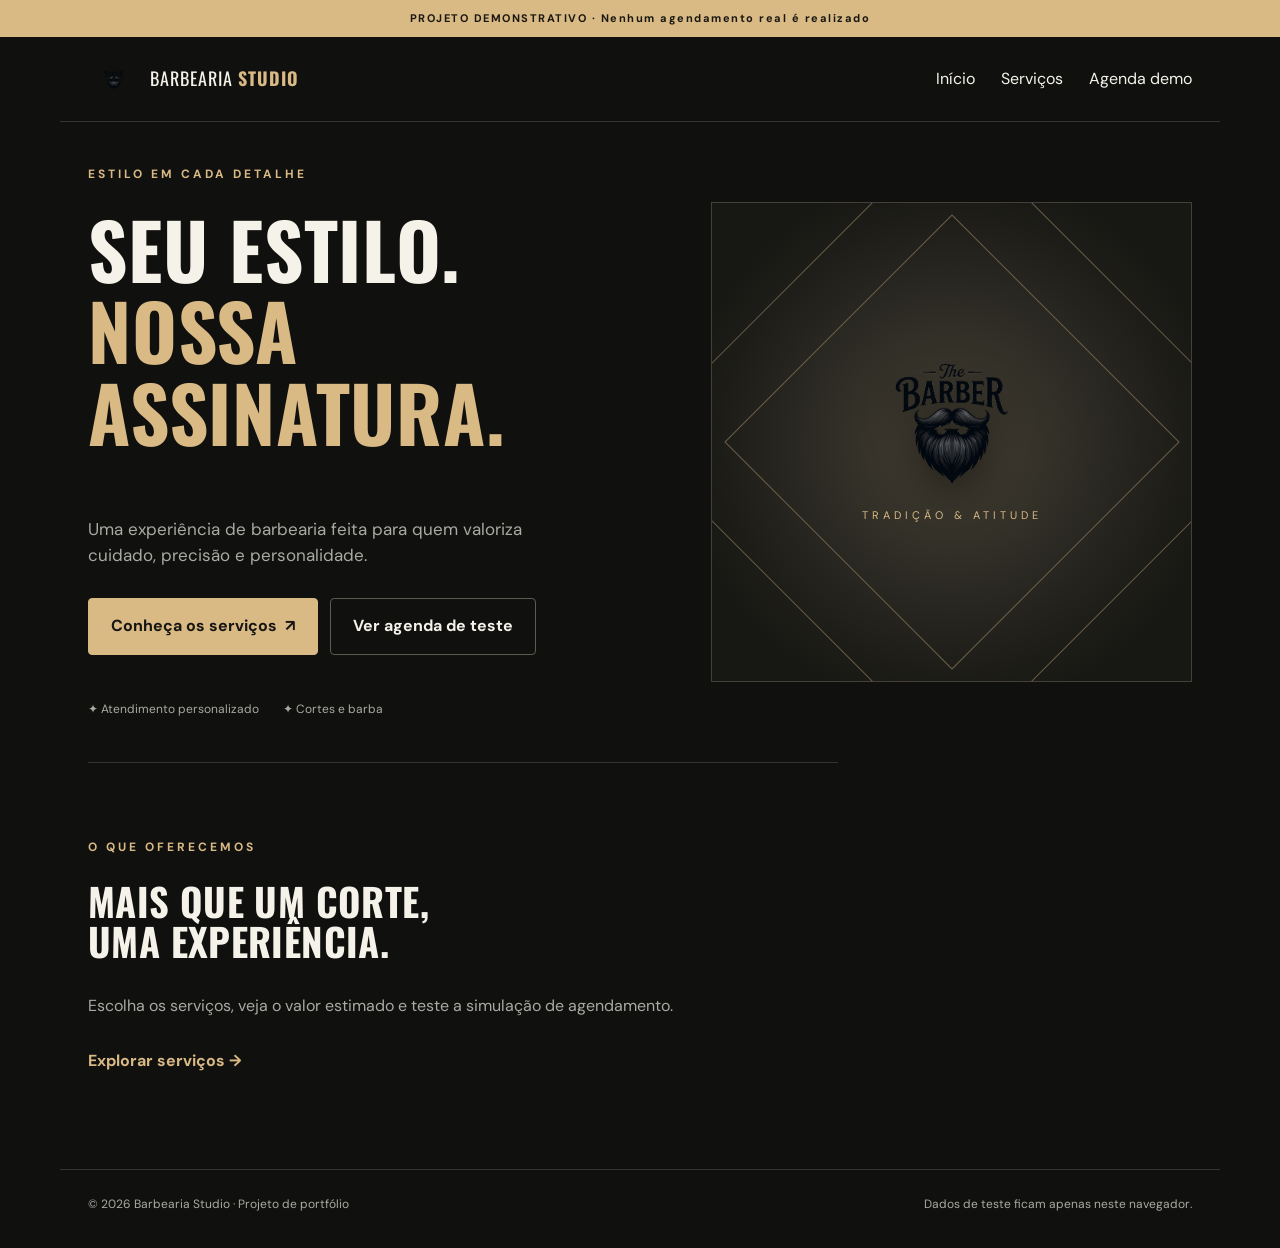
<file: index.html>
<!doctype html><html lang="pt-BR"><head><meta charset="utf-8"><meta name="viewport" content="width=device-width, initial-scale=1"><meta name="description" content="Barbearia — demonstração de interface e agendamento, projeto de portfólio."><title>Início | Barbearia Studio</title><link rel="stylesheet" href="style.css?v=20261014-2"></head><body><div class="demo-banner">PROJETO DEMONSTRATIVO · Nenhum agendamento real é realizado</div><header class="site-header"><a class="brand" href="index.html"><img src="WhatsApp_Image_2026-06-01_at_14.44.22-removebg-preview.png" alt="Logotipo da barbearia"><span>BARBEARIA <b>STUDIO</b></span></a><nav class="nav"><a href="index.html">Início</a><a href="index3.html">Serviços</a><a href="index2.html">Agenda demo</a></nav></header><main><section class="hero"><div><span class="eyebrow">ESTILO EM CADA DETALHE</span><h1>Seu estilo.<br><em>Nossa assinatura.</em></h1><p>Uma experiência de barbearia feita para quem valoriza cuidado, precisão e personalidade.</p><div class="actions"><a class="btn" href="index3.html">Conheça os serviços <span aria-hidden="true">↗</span></a><a class="btn secondary" href="index2.html">Ver agenda de teste</a></div><div class="hero-bottom"><span>✦ Atendimento personalizado</span><span>✦ Cortes e barba</span></div></div><div class="hero-art"><img src="WhatsApp_Image_2026-06-01_at_14.44.22-removebg-preview.png" alt="Identidade visual da barbearia"><span>TRADIÇÃO & ATITUDE</span></div></section><section class="intro"><span class="eyebrow">O QUE OFERECEMOS</span><h2>Mais que um corte,<br>uma experiência.</h2><p>Escolha os serviços, veja o valor estimado e teste a simulação de agendamento.</p><a class="text-link" href="index3.html">Explorar serviços →</a></section></main><footer><span>© 2026 Barbearia Studio · Projeto de portfólio</span><span>Dados de teste ficam apenas neste navegador.</span></footer><script src="script.js?v=20261014-2" defer></script></body></html>
</file>
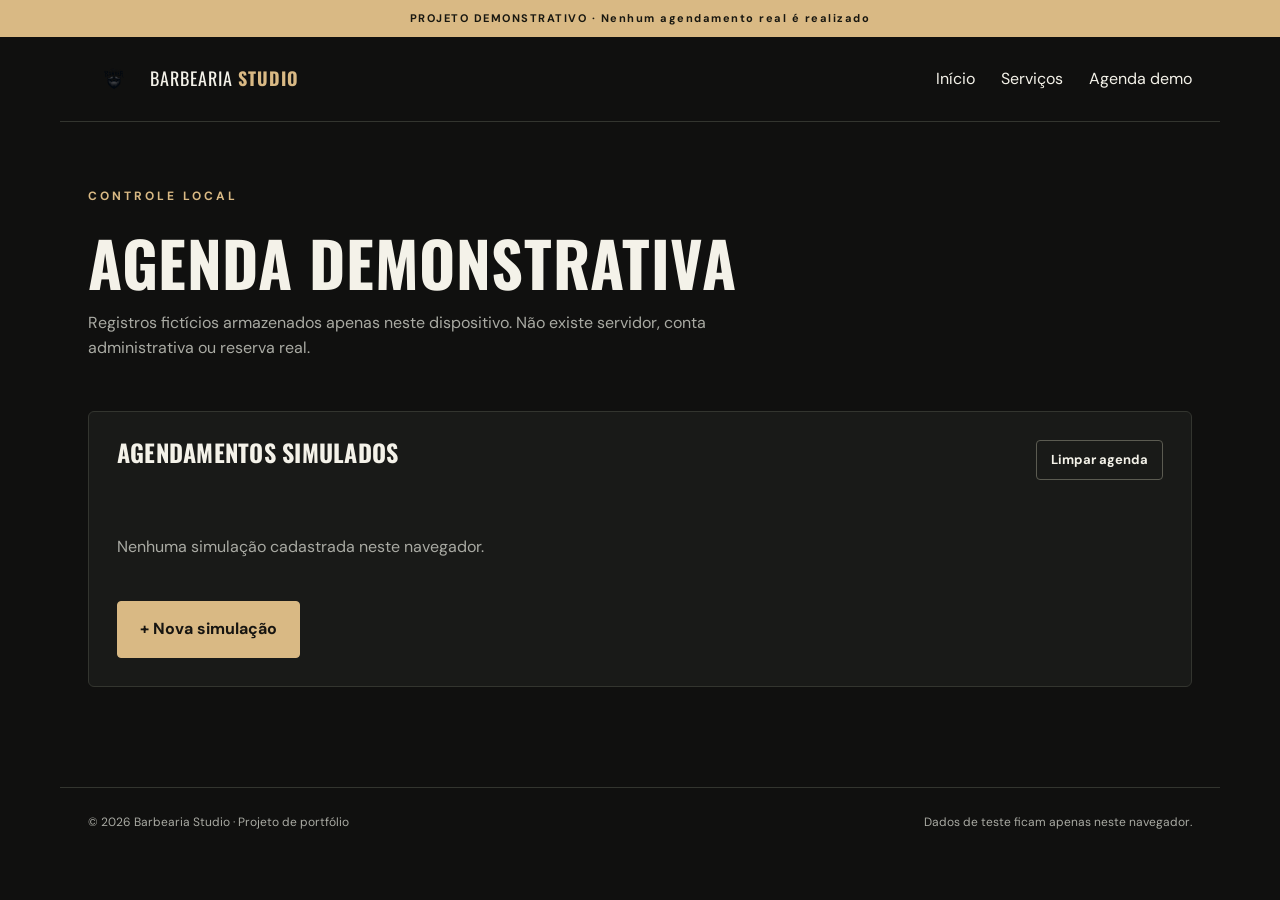
<file: index2.html>
<!doctype html><html lang="pt-BR"><head><meta charset="utf-8"><meta name="viewport" content="width=device-width, initial-scale=1"><meta name="description" content="Barbearia — demonstração de interface e agendamento, projeto de portfólio."><title>Agenda de teste | Barbearia Studio</title><link rel="stylesheet" href="style.css?v=20261014-2"></head><body><div class="demo-banner">PROJETO DEMONSTRATIVO · Nenhum agendamento real é realizado</div><header class="site-header"><a class="brand" href="index.html"><img src="WhatsApp_Image_2026-06-01_at_14.44.22-removebg-preview.png" alt="Logotipo da barbearia"><span>BARBEARIA <b>STUDIO</b></span></a><nav class="nav"><a href="index.html">Início</a><a href="index3.html">Serviços</a><a href="index2.html">Agenda demo</a></nav></header><main><section class="page-heading"><span class="eyebrow">CONTROLE LOCAL</span><h1>Agenda demonstrativa</h1><p>Registros fictícios armazenados apenas neste dispositivo. Não existe servidor, conta administrativa ou reserva real.</p></section><section class="panel agenda-panel"><div class="panel-head"><h2>Agendamentos simulados</h2><button id="limpar-agenda" class="btn secondary small" type="button">Limpar agenda</button></div><div id="lista-agendamentos" aria-live="polite"></div><a class="btn" href="index3.html">+ Nova simulação</a></section></main><footer><span>© 2026 Barbearia Studio · Projeto de portfólio</span><span>Dados de teste ficam apenas neste navegador.</span></footer><script src="script.js?v=20261014-2" defer></script></body></html>
</file>
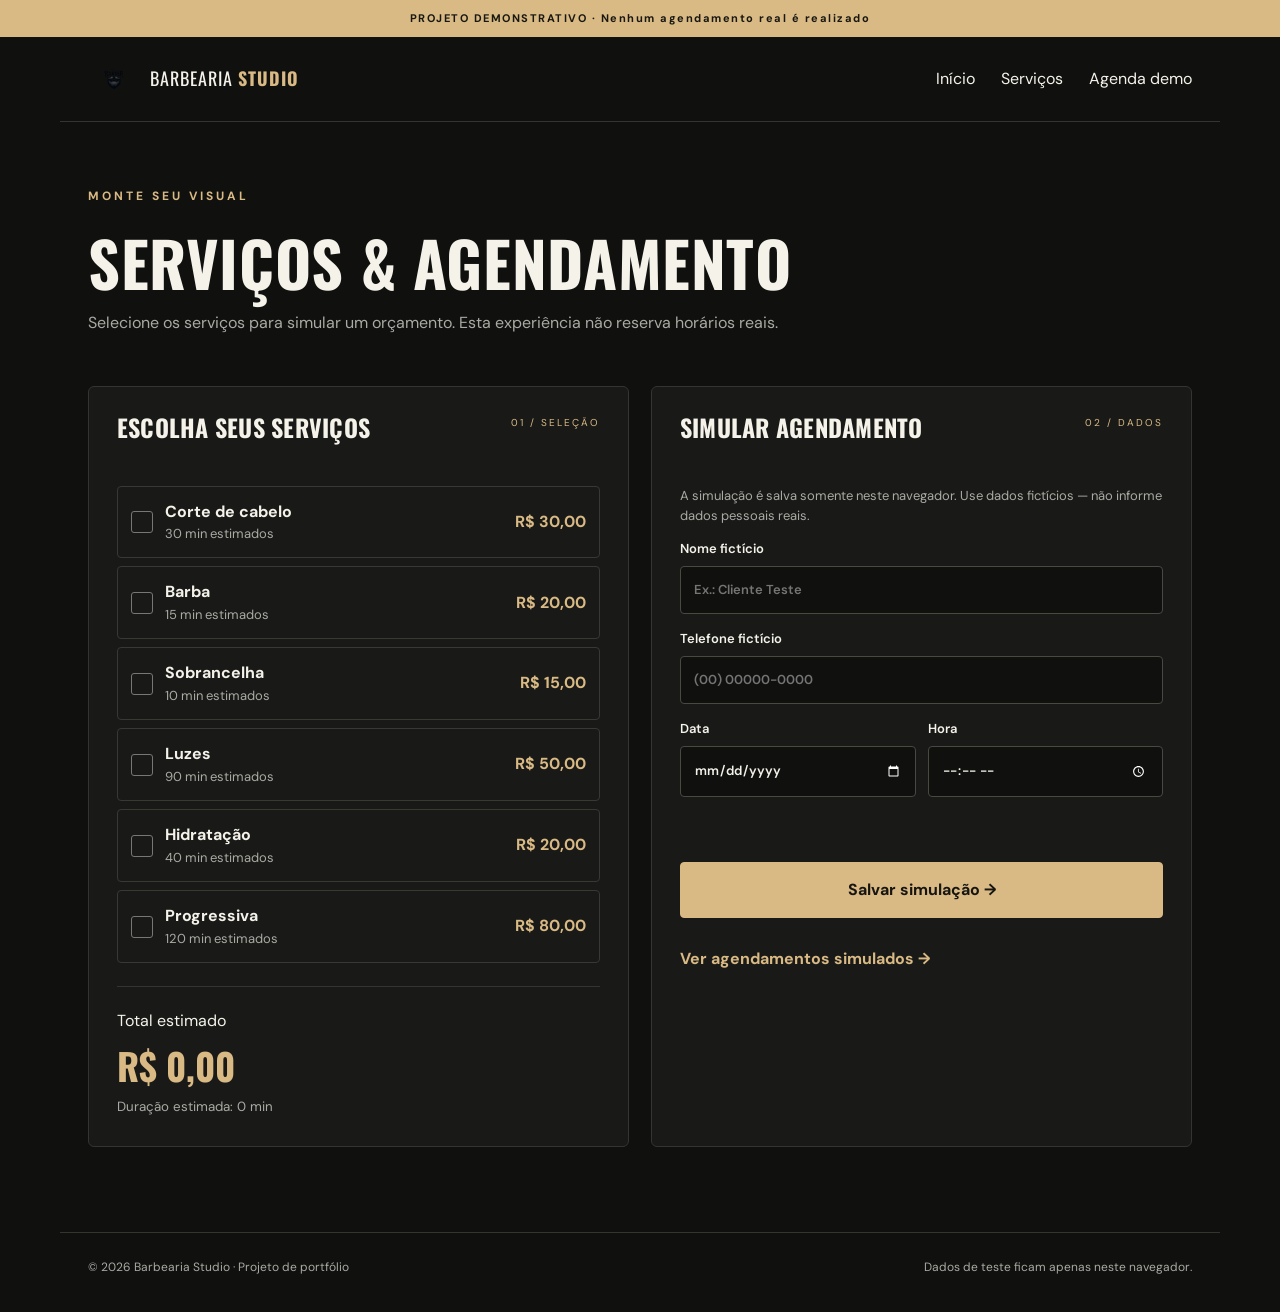
<file: index3.html>
<!doctype html><html lang="pt-BR"><head><meta charset="utf-8"><meta name="viewport" content="width=device-width, initial-scale=1"><meta name="description" content="Barbearia — demonstração de interface e agendamento, projeto de portfólio."><title>Serviços | Barbearia Studio</title><link rel="stylesheet" href="style.css?v=20261014-2"></head><body><div class="demo-banner">PROJETO DEMONSTRATIVO · Nenhum agendamento real é realizado</div><header class="site-header"><a class="brand" href="index.html"><img src="WhatsApp_Image_2026-06-01_at_14.44.22-removebg-preview.png" alt="Logotipo da barbearia"><span>BARBEARIA <b>STUDIO</b></span></a><nav class="nav"><a href="index.html">Início</a><a href="index3.html">Serviços</a><a href="index2.html">Agenda demo</a></nav></header><main><section class="page-heading"><span class="eyebrow">MONTE SEU VISUAL</span><h1>Serviços & agendamento</h1><p>Selecione os serviços para simular um orçamento. Esta experiência não reserva horários reais.</p></section><div class="columns"><section class="panel"><div class="panel-head"><h2>Escolha seus serviços</h2><span>01 / SELEÇÃO</span></div><div class="service-list"><label class="service"><input type="checkbox" class="servico-checkbox" data-preco="30" data-minutos="30" value="Corte de cabelo"><span class="service-check">✓</span><span><strong>Corte de cabelo</strong><small>30 min estimados</small></span><b>R$ 30,00</b></label><label class="service"><input type="checkbox" class="servico-checkbox" data-preco="20" data-minutos="15" value="Barba"><span class="service-check">✓</span><span><strong>Barba</strong><small>15 min estimados</small></span><b>R$ 20,00</b></label><label class="service"><input type="checkbox" class="servico-checkbox" data-preco="15" data-minutos="10" value="Sobrancelha"><span class="service-check">✓</span><span><strong>Sobrancelha</strong><small>10 min estimados</small></span><b>R$ 15,00</b></label><label class="service"><input type="checkbox" class="servico-checkbox" data-preco="50" data-minutos="90" value="Luzes"><span class="service-check">✓</span><span><strong>Luzes</strong><small>90 min estimados</small></span><b>R$ 50,00</b></label><label class="service"><input type="checkbox" class="servico-checkbox" data-preco="20" data-minutos="40" value="Hidratação"><span class="service-check">✓</span><span><strong>Hidratação</strong><small>40 min estimados</small></span><b>R$ 20,00</b></label><label class="service"><input type="checkbox" class="servico-checkbox" data-preco="80" data-minutos="120" value="Progressiva"><span class="service-check">✓</span><span><strong>Progressiva</strong><small>120 min estimados</small></span><b>R$ 80,00</b></label></div><div class="summary"><span>Total estimado</span><strong id="valor-total">R$ 0,00</strong><small id="duracao-total">Duração estimada: 0 min</small></div></section><section class="panel"><div class="panel-head"><h2>Simular agendamento</h2><span>02 / DADOS</span></div><p class="muted">A simulação é salva somente neste navegador. Use dados fictícios — não informe dados pessoais reais.</p><form id="form-servicos"><label>Nome fictício<input id="nome" required maxlength="60" placeholder="Ex.: Cliente Teste" autocomplete="off"></label><label>Telefone fictício<input id="telefone" required inputmode="numeric" maxlength="18" placeholder="(00) 00000-0000" autocomplete="off"></label><div class="form-row"><label>Data<input id="data" type="date" required></label><label>Hora<input id="hora" type="time" required step="900"></label></div><p id="feedback" class="feedback" role="status" aria-live="polite"></p><button type="submit" class="btn full">Salvar simulação →</button><a class="text-link" href="index2.html">Ver agendamentos simulados →</a></form></section></div></main><footer><span>© 2026 Barbearia Studio · Projeto de portfólio</span><span>Dados de teste ficam apenas neste navegador.</span></footer><script src="script.js?v=20261014-2" defer></script></body></html>
</file>
<file: style.css>
@import url('https://fonts.googleapis.com/css2?family=DM+Sans:wght@400;500;600;700&family=Oswald:wght@400;500;600;700&display=swap');:root{color-scheme:dark;--bg:#10100f;--paper:#191a18;--line:#33352f;--text:#f4f2e9;--muted:#a9aaa3;--accent:#d9b984}*{box-sizing:border-box}html{scroll-behavior:smooth}body{margin:0;background:var(--bg);color:var(--text);font:16px/1.55 'DM Sans',sans-serif}a{color:inherit;text-decoration:none}button,input{font:inherit}button{cursor:pointer}.demo-banner{text-align:center;background:#d9b984;color:#181710;font-size:11px;font-weight:700;letter-spacing:1.5px;padding:10px 14px}.site-header,main,footer{max-width:1160px;margin:auto;padding-left:28px;padding-right:28px}.site-header{display:flex;align-items:center;justify-content:space-between;gap:20px;padding-top:16px;padding-bottom:16px;border-bottom:1px solid var(--line)}.brand{display:flex;align-items:center;gap:10px;font-family:Oswald,sans-serif;font-size:18px;letter-spacing:1px}.brand img{width:52px;height:52px;object-fit:contain}.brand b{color:var(--accent)}.nav{display:flex;gap:26px;flex-wrap:wrap}.nav a:hover,.text-link:hover{color:var(--accent)}h1,h2,h3,p{margin-top:0}h1,h2{font-family:Oswald,sans-serif;line-height:1.06;text-transform:uppercase;letter-spacing:.01em}h1{font-size:clamp(43px,6vw,86px)}h2{font-size:clamp(25px,3vw,42px)}.eyebrow{display:block;color:var(--accent);letter-spacing:3px;font-size:12px;font-weight:700;margin-bottom:24px}.hero{min-height:640px;display:grid;grid-template-columns:1.1fr .9fr;align-items:center;gap:36px}.hero h1 em{font-style:normal;color:var(--accent)}.hero p{max-width:485px;color:var(--muted);font-size:17px}.actions{display:flex;flex-wrap:wrap;gap:12px;margin-top:30px}.btn{border:1px solid var(--accent);display:inline-flex;align-items:center;justify-content:center;gap:8px;background:var(--accent);color:#171511;font-weight:700;padding:15px 22px;border-radius:4px;transition:transform .15s,background .15s}.btn:hover{transform:translateY(-2px);background:#edcb96}.btn.secondary{background:transparent;color:var(--text);border-color:#5b5b51}.btn.secondary:hover{border-color:var(--accent)}.btn.small{padding:9px 14px;font-size:13px}.btn.full{width:100%}.hero-art{min-height:480px;background:radial-gradient(ellipse at center,#454034 0%,#24231e 55%,#171713 80%);display:flex;flex-direction:column;align-items:center;justify-content:center;border:1px solid #444037;position:relative;overflow:hidden}.hero-art:before,.hero-art:after{content:'';position:absolute;width:450px;height:450px;border:1px solid #6c5f48;transform:rotate(45deg)}.hero-art:after{width:320px;height:320px}.hero-art img{width:min(66%,290px);position:relative;z-index:1;object-fit:contain;filter:drop-shadow(0 14px 20px #0007)}.hero-art span{z-index:1;letter-spacing:4px;font-size:11px;color:var(--accent);margin-top:20px}.hero-bottom{margin-top:45px;display:flex;gap:24px;flex-wrap:wrap;font-size:12px;color:var(--muted)}.intro{border-top:1px solid var(--line);padding:75px 0 95px;max-width:750px}.intro p,.page-heading p{color:var(--muted);max-width:700px}.text-link{display:inline-block;margin-top:14px;color:var(--accent);font-weight:700}.page-heading{padding-top:65px;padding-bottom:34px}.page-heading h1{font-size:clamp(36px,5vw,62px);margin-bottom:16px}.columns{display:grid;grid-template-columns:1fr 1fr;gap:22px;padding-bottom:85px}.panel{background:var(--paper);border:1px solid var(--line);border-radius:6px;padding:28px}.panel-head{display:flex;align-items:start;justify-content:space-between;gap:15px;margin-bottom:25px}.panel-head h2{font-size:24px}.panel-head>span{font-size:10px;letter-spacing:2px;color:var(--accent);white-space:nowrap}.service-list{display:grid;gap:8px}.service{border:1px solid #373932;padding:13px;display:flex;align-items:center;gap:12px;cursor:pointer;border-radius:4px}.service:hover,.service:has(input:checked){border-color:var(--accent);background:#2c2a22}.service input{position:absolute;opacity:0;width:1px;height:1px}.service:focus-within{outline:2px solid var(--accent)}.service-check{height:22px;width:22px;border:1px solid #777;border-radius:3px;color:transparent;text-align:center;flex-shrink:0}.service:has(input:checked) .service-check{background:var(--accent);color:#171511}.service strong,.service small{display:block}.service small,.muted{color:var(--muted);font-size:13px}.service b{margin-left:auto;white-space:nowrap;color:var(--accent)}.summary{border-top:1px solid var(--line);margin-top:23px;padding-top:22px;display:grid;gap:3px}.summary strong{font-family:Oswald;font-size:37px;color:var(--accent)}.summary small{color:var(--muted)}form{display:grid;gap:15px}form label{display:grid;gap:7px;font-size:13px;font-weight:600}form input{border:1px solid #484941;background:#10110f;color:var(--text);border-radius:4px;padding:13px;width:100%;min-width:0}form input:focus{outline:2px solid var(--accent)}.form-row{display:grid;grid-template-columns:1fr 1fr;gap:12px}.feedback{min-height:22px;color:var(--accent);font-size:13px}.agenda-panel{margin-bottom:100px}.agenda-item{padding:20px 0;border-top:1px solid var(--line);display:flex;justify-content:space-between;gap:20px}.agenda-item h3{margin-bottom:6px}.agenda-item p{color:var(--muted);margin:4px 0}.empty{color:var(--muted);padding:25px 0}footer{border-top:1px solid var(--line);padding-top:25px;padding-bottom:35px;display:flex;justify-content:space-between;gap:16px;flex-wrap:wrap;font-size:12px;color:var(--muted)}@media(max-width:760px){.site-header{align-items:flex-start;flex-direction:column}.nav{gap:18px;font-size:14px}.hero{grid-template-columns:1fr;min-height:0;padding:60px 0}.hero-art{min-height:300px}.hero-art img{width:190px}.intro{padding:55px 0}.columns{grid-template-columns:1fr}.panel{padding:20px}.page-heading{padding-top:45px}.agenda-item{flex-direction:column}.form-row{grid-template-columns:1fr}}@media(prefers-reduced-motion:reduce){*,*:before,*:after{scroll-behavior:auto!important;transition:none!important}}
</file>
